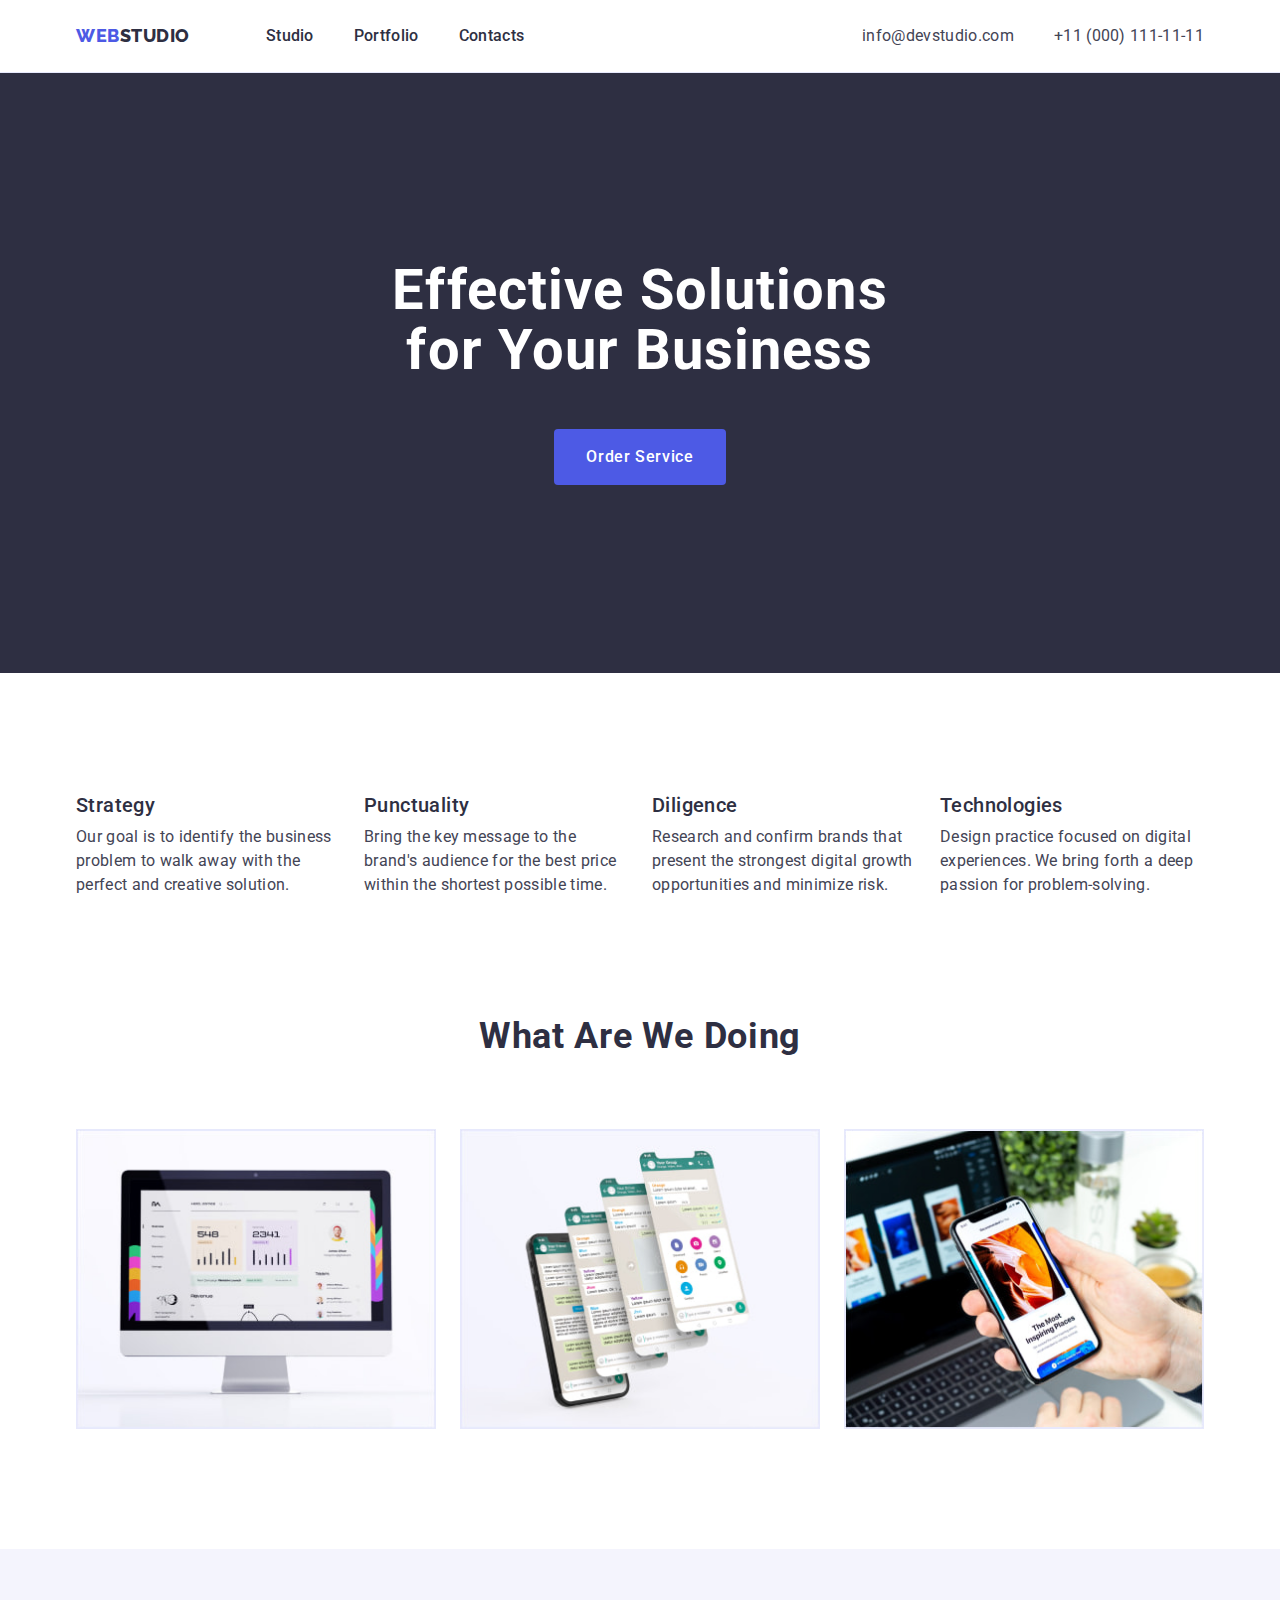
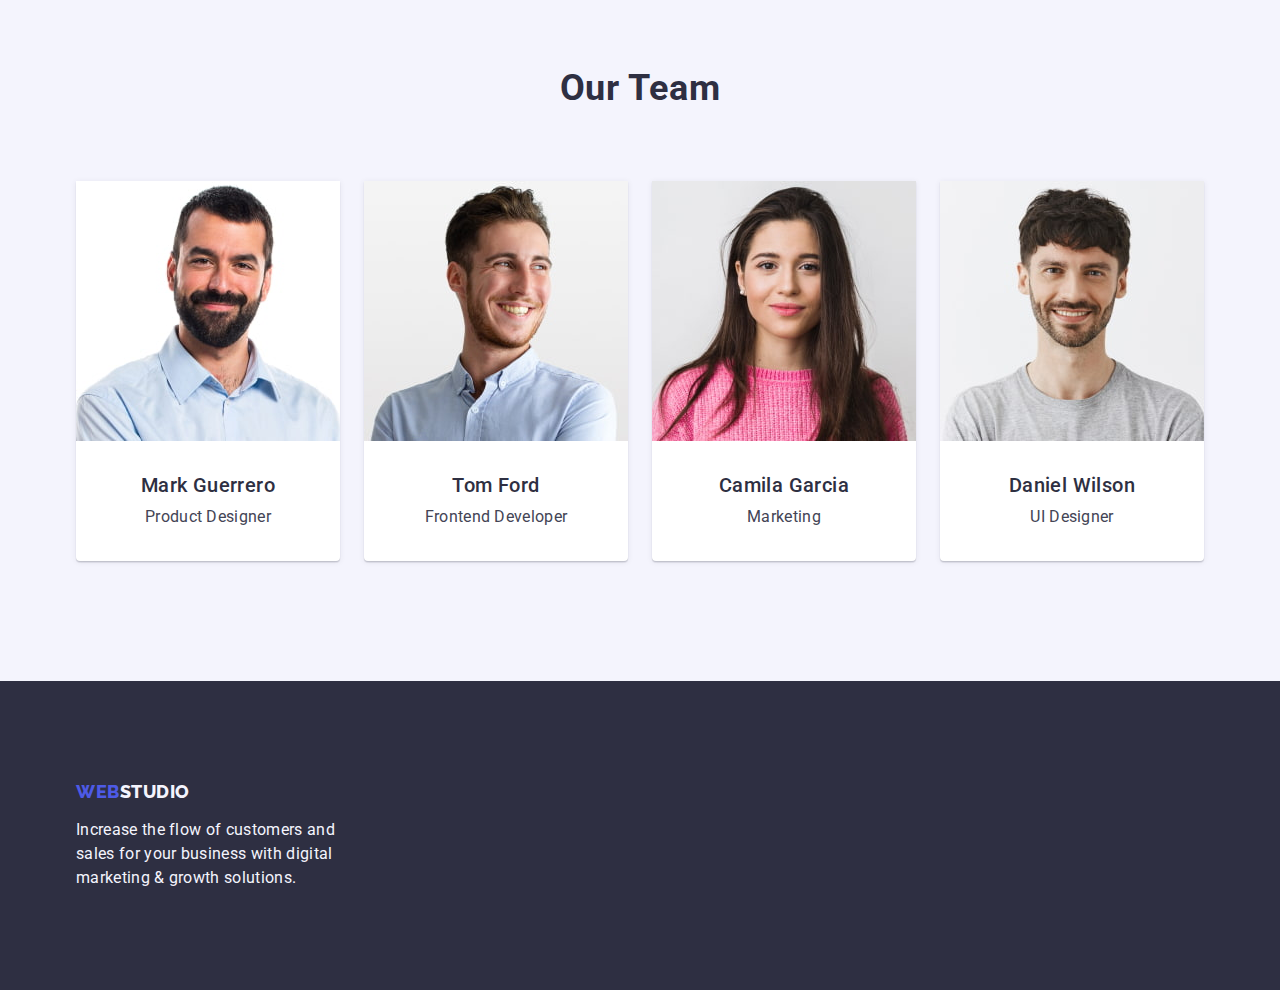
<file: index.html>
<!DOCTYPE html>
<html lang="en">
  <head>
    <meta charset="UTF-8" />
    <meta http-equiv="X-UA-Compatible" content="IE=edge" />
    <meta name="viewport" content="width=device-width, initial-scale=1.0" />
    <title>Document</title>
    <!-- Fonts -->
    <link rel="preconnect" href="https://fonts.googleapis.com" />
    <link rel="preconnect" href="https://fonts.gstatic.com" crossorigin />
    <link
      href="https://fonts.googleapis.com/css2?family=Montserrat:wght@400;700&family=Raleway:wght@800&family=Roboto:wght@400;500;700;900&display=swap"
      rel="stylesheet"
    />
    <!-- Normalize -->
    <link
      rel="stylesheet"
      href="https://cdnjs.cloudflare.com/ajax/libs/modern-normalize/2.0.0/modern-normalize.min.css"
    />
    <!-- Custom styles -->
    <link rel="stylesheet" href="./css/styles.css" />
  </head>
  <body>
    <!-- Header section -->
    <header class="header">
      <div class="header-container container">
        <nav class="header-nav">
          <a class="logo link" href="./index.html"
            >Web<span class="studio-dark">Studio</span></a
          >
          <ul class="list">
            <li>
              <a class="link" href="./index.html">Studio</a>
            </li>
            <li>
              <a class="link" href="./portfolio.html">Portfolio</a>
            </li>
            <li>
              <a class="link" href="">Contacts</a>
            </li>
          </ul>
        </nav>
        <address class="header-address">
          <ul class="list">
            <li>
              <a class="link" href="mailto:info@devstudio.com"
                >info@devstudio.com</a
              >
            </li>
            <li>
              <a class="link" href="tel:+110001111111">+11 (000) 111-11-11</a>
            </li>
          </ul>
        </address>
      </div>
    </header>
    <!-- Main block -->
    <main>
      <!-- Hero section -->
      <section class="hero section">
        <div class="container">
          <h1 class="hero-title">Effective Solutions for Your Business</h1>
          <button class="button" type="button">Order Service</button>
        </div>
      </section>
      <!-- Benefits -->
      <section class="benefits section">
        <div class="container">
          <h2 class="visually-hidden">Benefits of WebStudio</h2>
          <ul class="list">
            <li class="item">
              <h3 class="subtitle">Strategy</h3>
              <p class="text">
                Our goal is to identify the business problem to walk away with
                the perfect and creative solution.
              </p>
            </li>
            <li class="item">
              <h3 class="subtitle">Punctuality</h3>
              <p class="text">
                Bring the key message to the brand's audience for the best price
                within the shortest possible time.
              </p>
            </li>
            <li class="item">
              <h3 class="subtitle">Diligence</h3>
              <p class="text">
                Research and confirm brands that present the strongest digital
                growth opportunities and minimize risk.
              </p>
            </li>
            <li class="item">
              <h3 class="subtitle">Technologies</h3>
              <p class="text">
                Design practice focused on digital experiences. We bring forth a
                deep passion for problem-solving.
              </p>
            </li>
          </ul>
        </div>
      </section>
      <!-- Product -->
      <section class="product section">
        <div class="container">
          <h2 class="title">What are we doing</h2>
          <ul class="list">
            <li class="item">
              <img
                class="image"
                src="./images/photo-1.jpg"
                alt="computer monitor"
                width="360"
                height="300"
              />
            </li>
            <li class="item">
              <img
                class="image"
                src="./images/photo-2.jpg"
                alt="a phone with a doubling of the screen into four parts"
                width="360"
                height="300"
              />
            </li>
            <li class="item">
              <img
                class="image"
                src="./images/photo-3.jpg"
                alt="phone in hand"
                width="360"
                height="300"
              />
            </li>
          </ul>
        </div>
      </section>
      <!-- Our team -->
      <section class="team section">
        <div class="container">
          <h2 class="title">Our Team</h2>
          <ul class="list">
            <li class="item">
              <img
                src="./images/teams/mark.jpg"
                alt="a man with dark hair and a beard"
                width="264"
                height="260"
              />
              <div class="worker-desc">
                <h3 class="subtitle">Mark Guerrero</h3>
                <p class="text">Product Designer</p>
              </div>
            </li>
            <li class="item">
              <img
                src="./images/teams/tom.jpg"
                alt="a man with blond hair and a nice smile"
                width="264"
                height="260"
              />
              <div class="worker-desc">
                <h3 class="subtitle">Tom Ford</h3>
                <p class="text">Frontend Developer</p>
              </div>
            </li>
            <li class="item">
              <img
                src="./images/teams/camila.jpg"
                alt="pretty girl with dark hair"
                width="264"
                height="260"
              />
              <div class="worker-desc">
                <h3 class="subtitle">Camila Garcia</h3>
                <p class="text">Marketing</p>
              </div>
            </li>
            <li class="item">
              <img
                src="./images/teams/daniel.jpg"
                alt="a man with dark curly hair and stubble"
                width="264"
                height="260"
              />
              <div class="worker-desc">
                <h3 class="subtitle">Daniel Wilson</h3>
                <p class="text">UI Designer</p>
              </div>
            </li>
          </ul>
        </div>
      </section>
    </main>
    <!-- Footer section -->
    <footer class="footer">
      <div class="container">
        <a class="logo link" href="./index.html"
          >Web<span class="studio-light">Studio</span></a
        >
        <p class="text">
          Increase the flow of customers and sales for your business with
          digital marketing & growth solutions.
        </p>
      </div>
    </footer>
  </body>
</html>
</file>
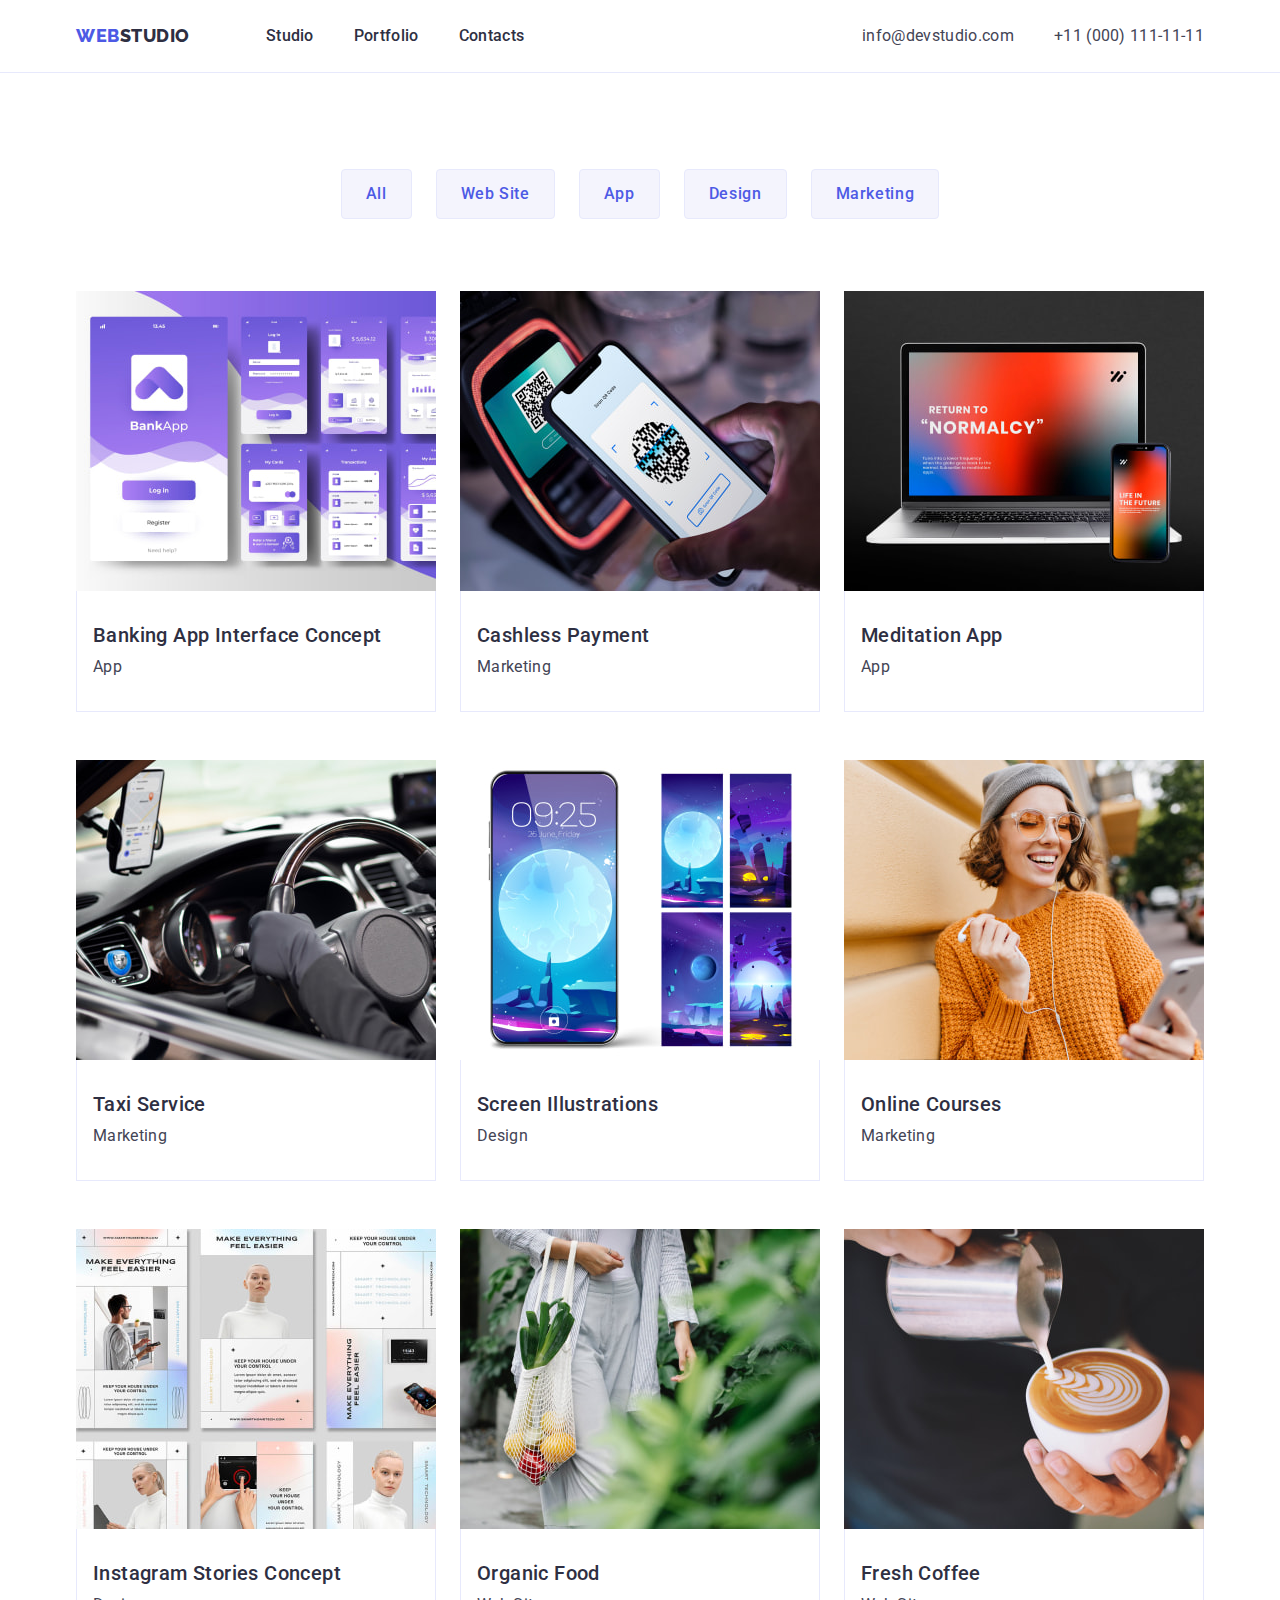
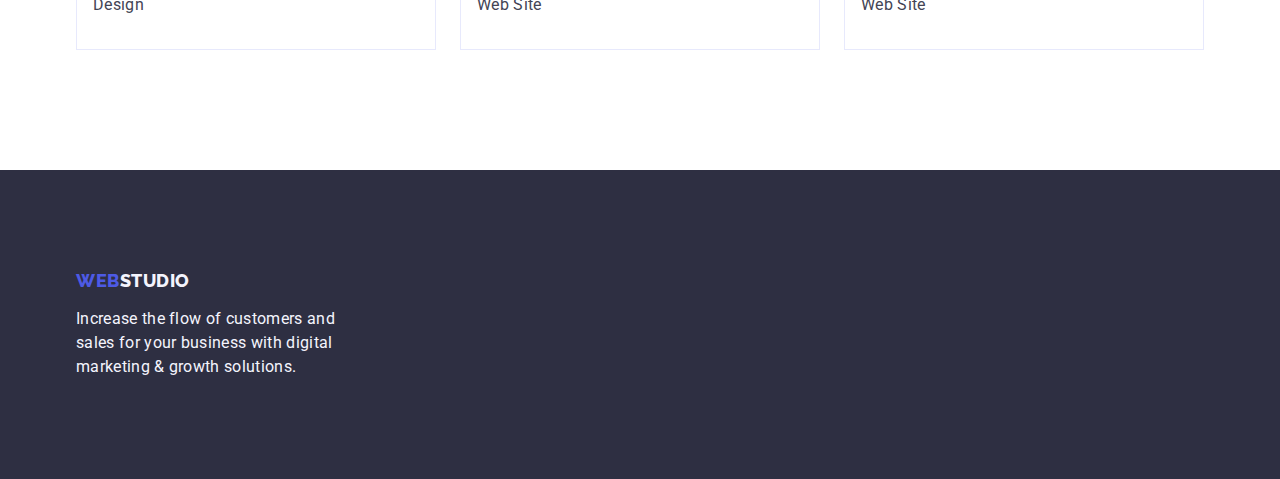
<file: portfolio.html>
<!DOCTYPE html>
<html lang="en">
  <head>
    <meta charset="UTF-8" />
    <meta name="viewport" content="width=device-width, initial-scale=1.0" />
    <title>Document</title>
    <!-- Fonts -->
    <link rel="preconnect" href="https://fonts.googleapis.com" />
    <link rel="preconnect" href="https://fonts.gstatic.com" crossorigin />
    <link
      href="https://fonts.googleapis.com/css2?family=Montserrat:wght@400;700&family=Raleway:wght@800&family=Roboto:wght@400;500;700;900&display=swap"
      rel="stylesheet"
    />
    <!-- Normalize -->
    <link
      rel="stylesheet"
      href="https://cdnjs.cloudflare.com/ajax/libs/modern-normalize/2.0.0/modern-normalize.min.css"
    />
    <!-- Custom styles -->
    <link rel="stylesheet" href="./css/styles.css" />
  </head>
  <body>
    <!-- Header section -->
    <header class="header">
      <div class="header-container container">
        <nav class="header-nav">
          <a class="logo link" href="./index.html"
            >Web<span class="studio-dark">Studio</span></a
          >
          <ul class="list">
            <li><a class="link" href="./index.html">Studio</a></li>
            <li><a class="link" href="./portfolio.html">Portfolio</a></li>
            <li><a class="link" href="">Contacts</a></li>
          </ul>
        </nav>
        <address class="header-address">
          <ul class="list">
            <li>
              <a class="link" href="mailto:info@devstudio.com"
                >info@devstudio.com</a
              >
            </li>
            <li>
              <a class="link" href="tel:+110001111111">+11 (000) 111-11-11</a>
            </li>
          </ul>
        </address>
      </div>
    </header>
    <!-- Portfolio section -->
    <main>
      <section class="portfolio section">
        <div class="container">
          <h1 class="visually-hidden">Portfolio</h1>
          <ul class="button-list list">
            <li>
              <button class="button" type="button">All</button>
            </li>
            <li>
              <button class="button" type="button">Web Site</button>
            </li>
            <li>
              <button class="button" type="button">App</button>
            </li>
            <li>
              <button class="button" type="button">Design</button>
            </li>
            <li>
              <button class="button" type="button">Marketing</button>
            </li>
          </ul>
          <ul class="project-list list">
            <li class="item">
              <a class="link" href=""
                ><img
                  src="./images/portfolio/img-1.jpg"
                  alt="pages from the banking app"
                  width="360"
                  height="300"
                />
                <div class="project-desc">
                  <h2 class="subtitle">Banking App Interface Concept</h2>
                  <p class="text">App</p>
                </div>
              </a>
            </li>
            <li class="item">
              <a class="link" href=""
                ><img
                  src="./images/portfolio/img-2.jpg"
                  alt="phone with QR code"
                  width="360"
                  height="300"
                />
                <div class="project-desc">
                  <h2 class="subtitle">Cashless Payment</h2>
                  <p class="text">Marketing</p>
                </div>
              </a>
            </li>
            <li class="item">
              <a class="link" href=""
                ><img
                  src="./images/portfolio/img-3.jpg"
                  alt="laptope and phone with the same image"
                  width="360"
                  height="300"
                />
                <div class="project-desc">
                  <h2 class="subtitle">Meditation App</h2>
                  <p class="text">App</p>
                </div>
              </a>
            </li>
            <li class="item">
              <a class="link" href=""
                ><img
                  src="./images/portfolio/img-4.jpg"
                  alt="car steering wheel"
                  width="360"
                  height="300"
                />
                <div class="project-desc">
                  <h2 class="subtitle">Taxi Service</h2>
                  <p class="text">Marketing</p>
                </div>
              </a>
            </li>
            <li class="item">
              <a class="link" href=""
                ><img
                  src="./images/portfolio/img-5.jpg"
                  alt="themes for phone screen"
                  width="360"
                  height="300"
                />
                <div class="project-desc">
                  <h2 class="subtitle">Screen Illustrations</h2>
                  <p class="text">Design</p>
                </div>
              </a>
            </li>
            <li class="item">
              <a class="link" href=""
                ><img
                  src="./images/portfolio/img-6.jpg"
                  alt="girls with headphones and phone in hands"
                  width="360"
                  height="300"
                />
                <div class="project-desc">
                  <h2 class="subtitle">Online Courses</h2>
                  <p class="text">Marketing</p>
                </div>
              </a>
            </li>
            <li class="item">
              <a class="link" href=""
                ><img
                  src="./images/portfolio/img-7.jpg"
                  alt="design of pages for advertising"
                  width="360"
                  height="300"
                />
                <div class="project-desc">
                  <h2 class="subtitle">Instagram Stories Concept</h2>
                  <p class="text">Design</p>
                </div>
              </a>
            </li>
            <li class="item">
              <a class="link" href=""
                ><img
                  src="./images/portfolio/img-8.jpg"
                  alt="a woman is holding a knitted bag with vegetables"
                  width="360"
                  height="300"
                />
                <div class="project-desc">
                  <h2 class="subtitle">Organic Food</h2>
                  <p class="text">Web Site</p>
                </div>
              </a>
            </li>
            <li class="item">
              <a class="link" href=""
                ><img
                  src="./images/portfolio/img-9.jpg"
                  alt="a man makes a cappuccino"
                  width="360"
                  height="300"
                />
                <div class="project-desc">
                  <h2 class="subtitle">Fresh Coffee</h2>
                  <p class="text">Web Site</p>
                </div>
              </a>
            </li>
          </ul>
        </div>
      </section>
    </main>
    <!-- Footer section -->
    <footer class="footer">
      <div class="container">
        <a class="logo link" href="./index.html"
          >Web<span class="studio-light">Studio</span></a
        >
        <p class="text">
          Increase the flow of customers and sales for your business with
          digital marketing & growth solutions.
        </p>
      </div>
    </footer>
  </body>
</html>
</file>
<file: css/styles.css>
/* Common styles */
:root {
    --iris-cl: #4D5AE5;
    --ocean-cl: #404BBF;
    --navyblue-cl: #2E2F42;
    --green-cl: #31D0AA;
    --slate-cl: #434455;
    --lightslate-cl: #8E8F99;
    --cornflower-cl: #E7E9FC;
    --cloud-cl: #F4F4FD;
    --white-cl: #FFFFFF;
}

/**
  |============================
  | Common styles
  |============================
*/
body {
    font-family: Roboto, sans-serif;
    background-color: var(--white-cl);
    color: var(--slate-cl);
}
/* reset */
h1,h2,h3,h4,h5,h6,p {
    margin: 0;
}

.list {
    list-style: none;
    margin: 0;
    padding: 0;
}

.link {
    display: inline-block;
    text-decoration: none;
    color: currentColor;
}

.button {
    font-family: inherit;
    cursor: pointer;
    font-weight: 500;
    line-height: 1.5;
    text-align: center;
    letter-spacing: 0.04em;
    display: block;
    margin: 0 auto;
    border-radius: 4px;

}
img {
    display: block;
    max-width: 100%;
    max-height: auto;
}
/* Base styles */
.section {
    padding-top: 120px;
    padding-bottom: 120px;
}
.container {
    width: 1158px;
    margin: 0 auto;
    padding: 0 15px;
}
.title {
    color: var(--navyblue-cl);
    font-weight: 700;
    font-size: 36px;
    line-height: 1.11;
    text-align: center;
    letter-spacing: 0.02em;
    text-transform: capitalize;

}
.subtitle {
    color: var(--navyblue-cl);
    font-weight: 500;
    font-size: 20px;
    line-height: 1.2;
    letter-spacing: 0.02em;
    text-transform: capitalize;
    
}
.text {
    line-height: 1.5;
    letter-spacing: 0.02em;
}
.visually-hidden {
    position: absolute;
    width: 1px;
    height: 1px;
    margin: -1px;
    border: 0;
    padding: 0;

    white-space: nowrap;
    clip-path: inset(100%);
    clip: rect(0 0 0 0);
    overflow: hidden;
}
/**
  |============================
  | Header styles
  |============================
*/

.header {
    border-bottom: 1px solid var(--cornflower-cl);
}
.header-container {
    display: flex;
    justify-content: space-between;
    align-items: center;
}
.header-nav { 
    display: flex;
    align-items: center;
}
.header-nav .list {
    display: flex;
    align-items: center;
    gap: 40px;
    
}
.header-nav .link {
    color: var(--navyblue-cl);
    font-weight: 500;
    font-size: 16px;
    line-height: 1.5;
    letter-spacing: 0.02em;
    padding: 24px 0;

}
.logo.link {
    font-family: Raleway, sans-serif;
    font-weight: 800;
    font-size: 18px;
    line-height: 1.17;
    text-transform: uppercase;
    letter-spacing: 0.03em;
    color: var(--iris-cl);
    text-decoration: none;
    margin-right: 76px;
}

.studio-dark {
    color: var(--navyblue-cl);
}
.header-address {
    font-style: normal;
    
}
.header-address .list {
    display: flex;
    align-items: center;
    gap: 40px;
}
.header-address .link {
    font-size: 16px;
    line-height: 1.5;
    letter-spacing: 0.02em;
}
 
.header .link:hover,
.header .link:focus {
    color: var(--ocean-cl);
}

/**
  |============================
  | Hero section styles
  |============================
*/
.hero {
    background-color: var(--navyblue-cl);
    text-align: center;
    padding-top: 188px;
    padding-bottom: 188px;
}

.hero-title {
    color: var(--white-cl);
    font-weight: 700;
    font-size: 56px;
    line-height: 1.07;
    letter-spacing: 0.02em;
    margin: 0 auto;
    max-width: 496px;
    margin-bottom: 48px;
}

.hero .button {
    background-color: var(--iris-cl);
    color: var(--white-cl);
    padding: 16px 32px;
    border: 0;
    min-width: 169px;
}
.hero .button:hover,
.hero .button:focus {
    background-color: var(--ocean-cl);
}

/**
  |============================
  | Benefits section styles
  |============================
*/
.benefits {
    
}
.benefits .list {
    display: flex;
    gap: 24px;
}
.benefits .item {
    width: 264px;
}
.benefits .subtitle {
    margin-bottom: 8px;
}
/**
  |============================
  | Product section styles
  |============================
*/
.product {
   padding-top: 0; 
}
.product .title {
    margin-bottom: 72px;
}
.product .list {
    display: flex;
    gap: 24px;
}
.product .image {
    border: 1px solid var(--cornflower-cl);
}
/**
  |============================
  | Our team section styles
  |============================
*/

.team {
    background-color: var(--cloud-cl);
}
.team .title {
    margin-bottom: 72px;
}
.team .list {
    display: flex;
    gap: 24px;
}
.team .item {
    background-color: var(--white-cl);
    border-radius: 0 0 4px 4px;
    box-shadow: 0px 2px 1px 0px rgba(46, 47, 66, 0.08), 
    0px 1px 1px 0px rgba(46, 47, 66, 0.16), 
    0px 1px 6px 0px rgba(46, 47, 66, 0.08);
}

.team .subtitle{
    text-align: center;
    margin-bottom: 8px;
}
.team .text {
    text-align: center;
}
.worker-desc {

    width: 232px;
    padding: 32px 16px;
    margin: 0 auto;
}
/**
  |============================
  | Portfolio Section styles
  |============================
*/
.portfolio {
    padding-top: 96px;
}

.button-list {
    display: flex;
    justify-content: center;
    gap: 24px;
    margin-bottom: 72px;
}
.portfolio .button {
    background-color: var(--cloud-cl);
    color: var(--iris-cl);
    padding: 12px 24px;
    border: 1px solid var(--cornflower-cl);
}

.portfolio .button:hover,
.portfolio .button:focus {
    color: var(--white-cl);
    background-color: var(--ocean-cl);
    border: 1px solid transparent;
}

.project-list {
    display: flex;
    flex-wrap: wrap;
    gap: 48px 24px;
}
.project-desc {
    border: 1px solid var(--cornflower-cl);
    border-top: 0;
    padding: 32px 16px;
}
.project-desc .subtitle {
    margin-bottom: 8px;
}
/**
  |============================
  | Footer styles
  |============================
*/
.footer {
    background-color: var(--navyblue-cl);
    padding-top: 100px;
    padding-bottom: 100px;
}
.studio-light {
    color: var(--cloud-cl);
}
.footer .logo {
    margin-bottom: 16px;
}
.footer .text {
    color: var(--cloud-cl);
    width: 264px;
}
</file>
